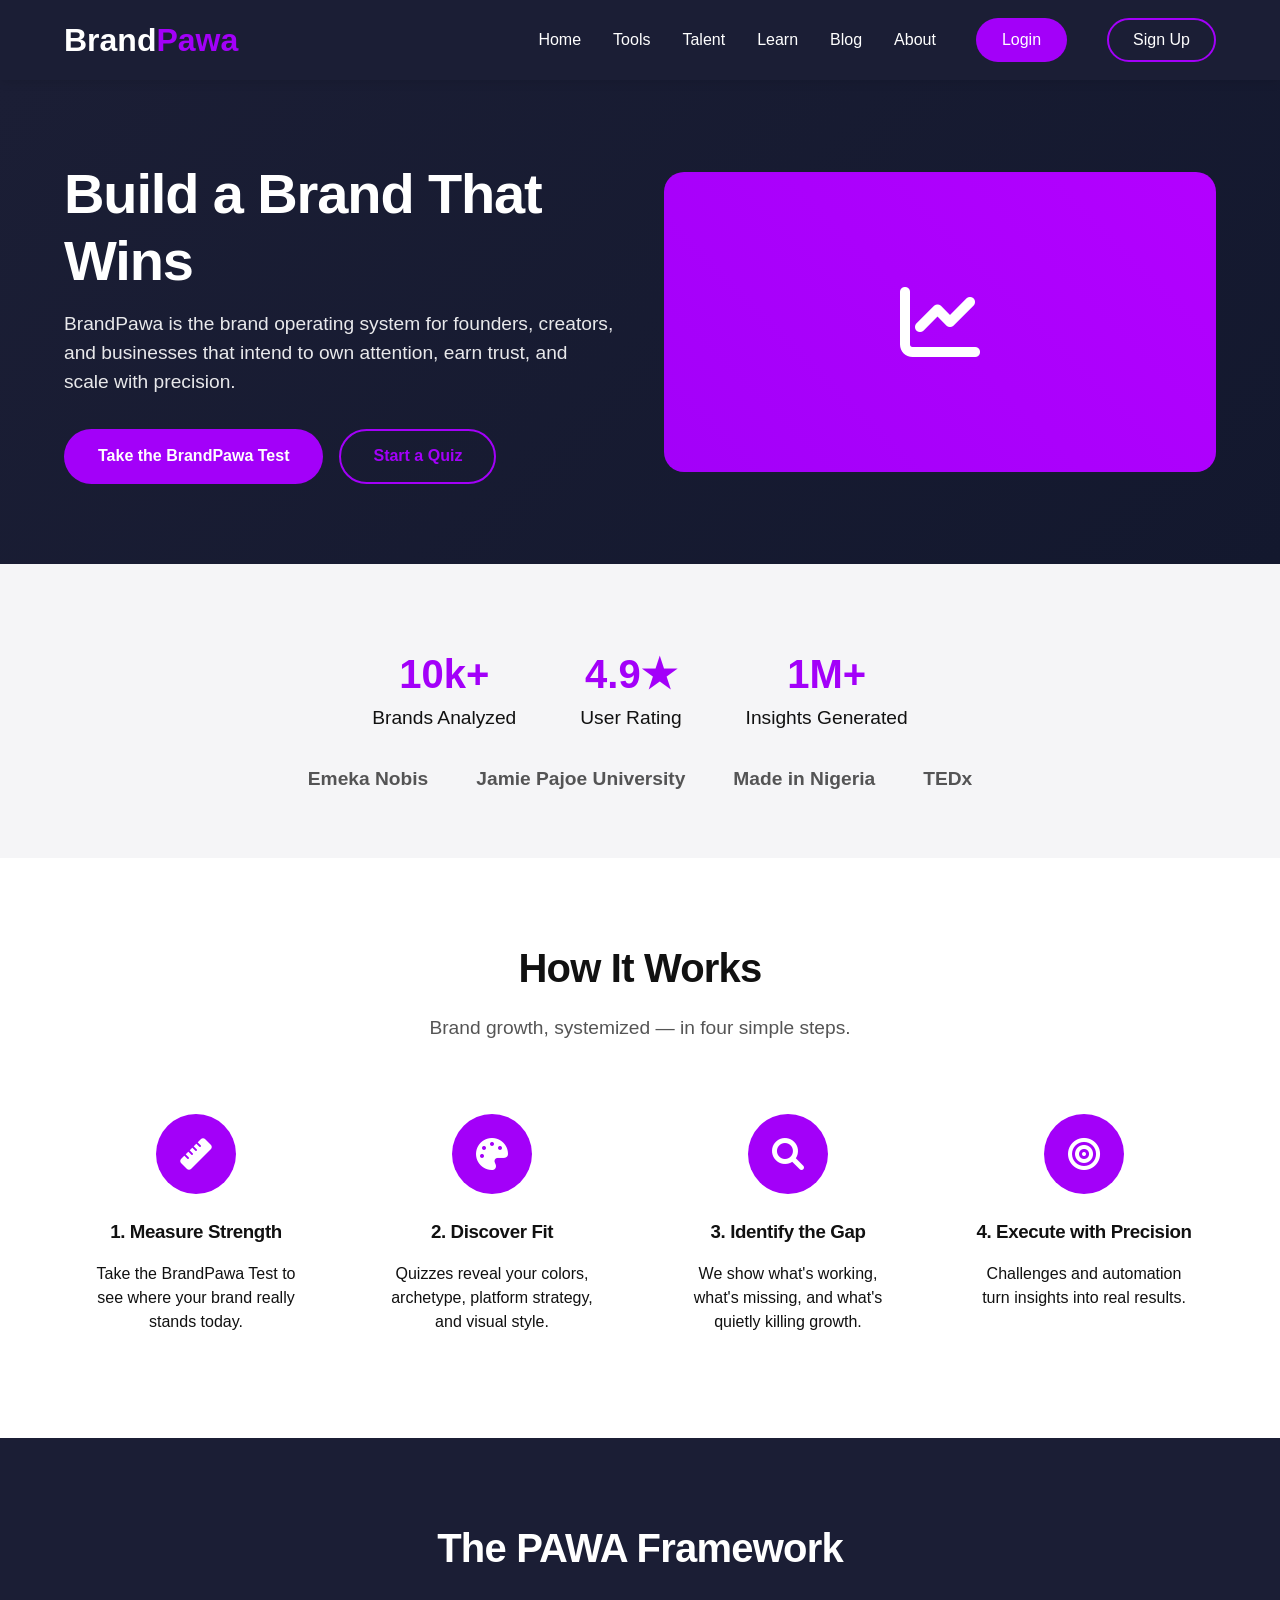
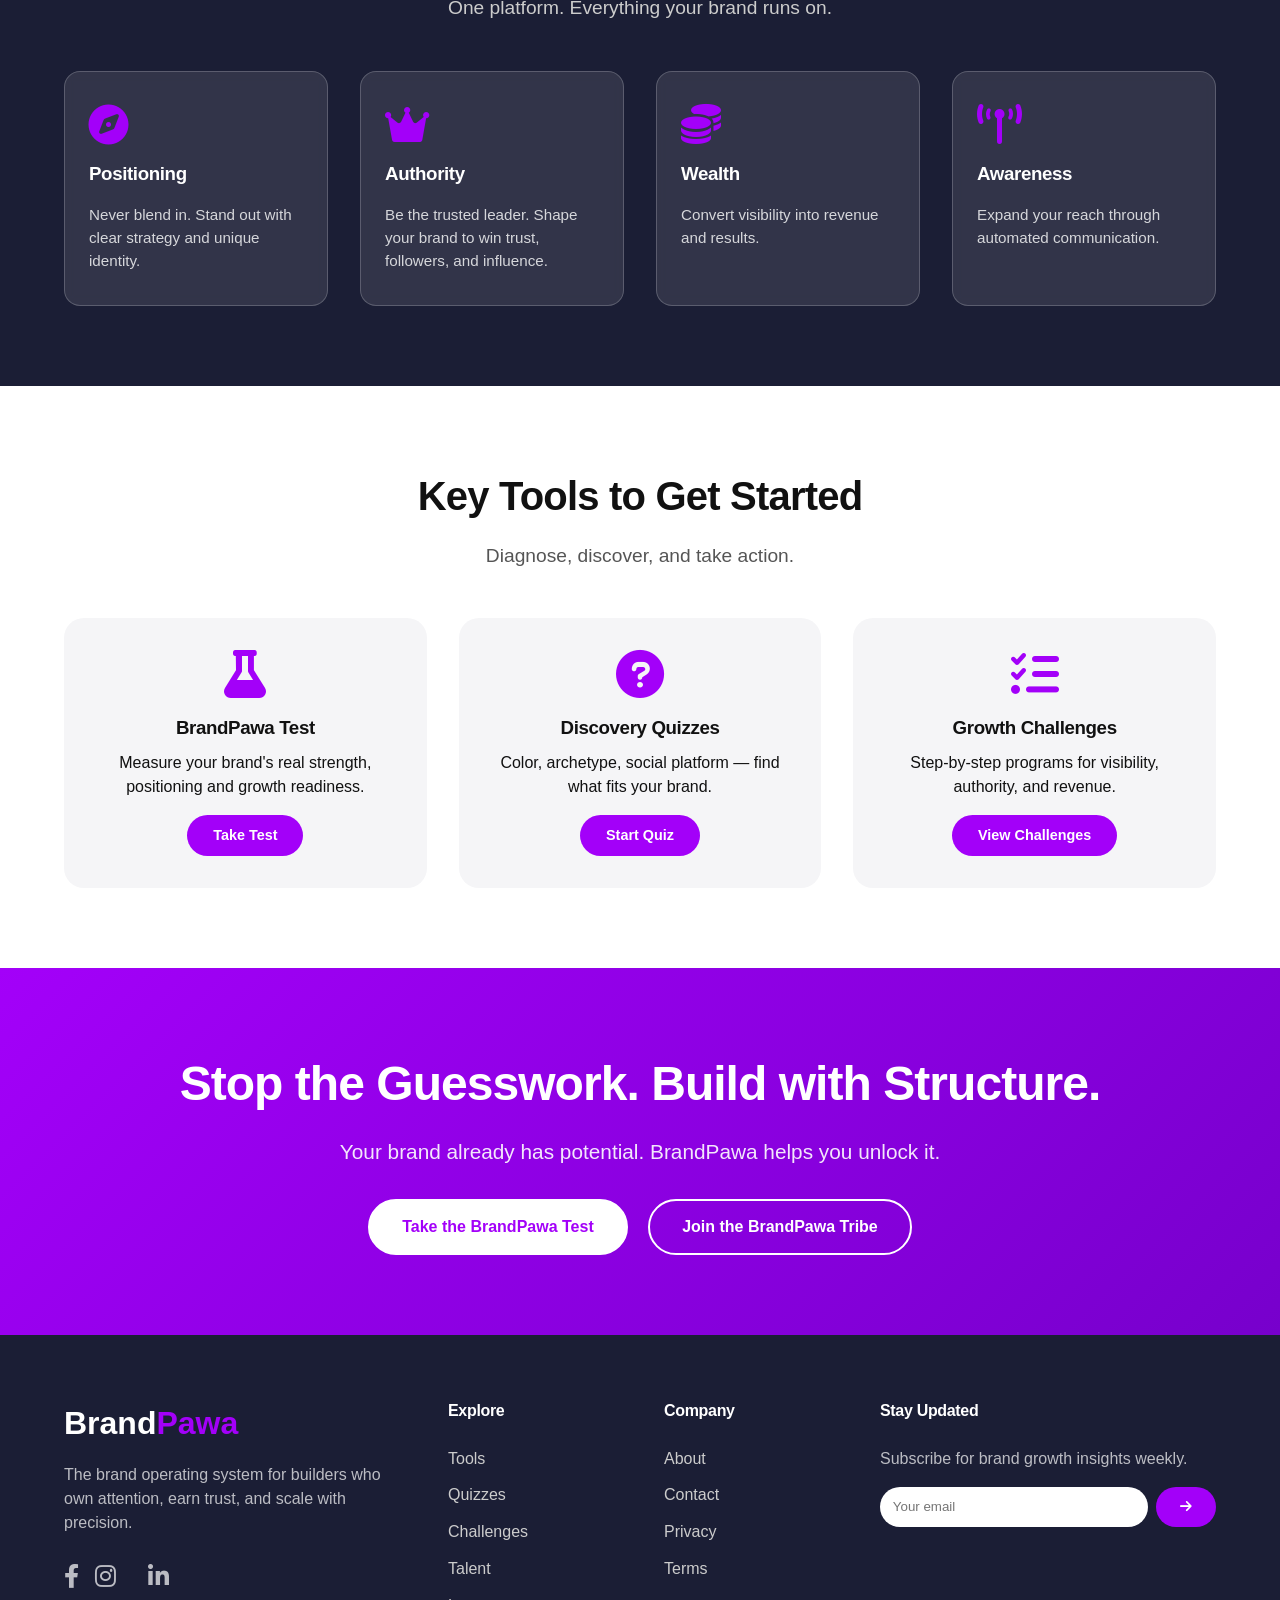
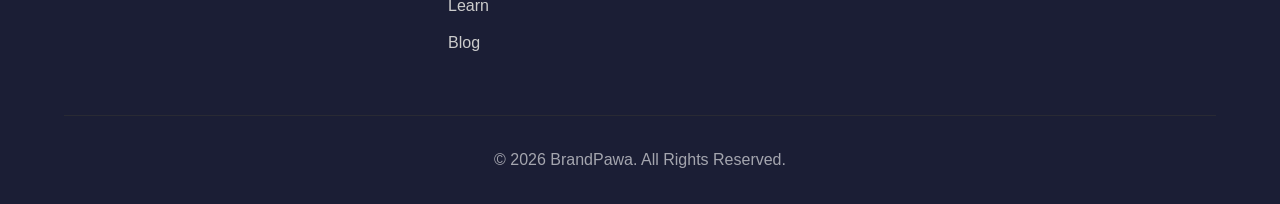
<file: index.html>
<!DOCTYPE html>
<html lang="en">
<head>
    <meta charset="UTF-8">
    <meta name="viewport" content="width=device-width, initial-scale=1.0">
    <title>BrandPawa – Your Brand Growth Partner</title>
    <!-- Font Awesome for vector icons -->
    <link rel="stylesheet" href="https://cdnjs.cloudflare.com/ajax/libs/font-awesome/6.0.0-beta3/css/all.min.css">
    <style>
        /* CSS Variables for Brand Colors */
        :root {
            --primary: #a300f9;
            --primary-dark: #7a00c4;
            --background: #1B1E35;
            --background-light: #252a45;
            --white: #ffffff;
            --gray-light: #f5f5f7;
            --gray: #e6e6e6;
            --text-dark: #111;
            --text-light: #f0f0f0;
        }

        * {
            margin: 0;
            padding: 0;
            box-sizing: border-box;
        }

        body {
            font-family: 'Avenir', -apple-system, BlinkMacSystemFont, 'Segoe UI', Roboto, Helvetica, Arial, sans-serif;
            color: var(--text-dark);
            line-height: 1.5;
            background-color: var(--white);
        }

        h1, h2, h3, h4 {
            font-family: 'Coolvetica', 'Avenir', sans-serif;
            font-weight: 600;
            letter-spacing: -0.02em;
        }

        /* Coolvetica fallback */
        @font-face {
            font-family: 'Coolvetica';
            src: local('Arial Black'), local('Helvetica Bold'), local('sans-serif');
            font-weight: bold;
            font-style: normal;
        }

        .container {
            width: 90%;
            max-width: 1200px;
            margin: 0 auto;
        }

        /* Buttons */
        .btn {
            display: inline-block;
            padding: 0.85rem 2rem;
            border-radius: 40px;
            font-weight: 600;
            text-decoration: none;
            transition: all 0.3s ease;
            font-size: 1rem;
            border: 2px solid transparent;
            cursor: pointer;
        }

        .btn-primary {
            background-color: var(--primary);
            color: var(--white);
        }

        .btn-primary:hover {
            background-color: var(--primary-dark);
            transform: translateY(-2px);
            box-shadow: 0 10px 20px rgba(163, 0, 249, 0.3);
        }

        .btn-secondary {
            background-color: transparent;
            color: var(--primary);
            border-color: var(--primary);
        }

        .btn-secondary:hover {
            background-color: var(--primary);
            color: var(--white);
        }

        /* Navigation */
        .navbar {
            background-color: var(--background);
            padding: 1rem 0;
            position: sticky;
            top: 0;
            z-index: 100;
            box-shadow: 0 2px 10px rgba(0,0,0,0.1);
        }

        .nav-container {
            display: flex;
            justify-content: space-between;
            align-items: center;
        }

        .logo a {
            font-family: 'Agency', 'Coolvetica', sans-serif;
            font-size: 2rem;
            font-weight: bold;
            color: var(--white);
            text-decoration: none;
        }
        .logo span {
            color: var(--primary);
        }

        .nav-menu {
            display: flex;
            list-style: none;
            gap: 2rem;
            align-items: center;
        }

        .nav-menu a {
            color: var(--white);
            text-decoration: none;
            font-weight: 500;
            transition: color 0.3s;
        }
        .nav-menu a:hover {
            color: var(--primary);
        }

        .nav-menu .btn {
            padding: 0.5rem 1.5rem;
            margin-left: 0.5rem;
        }

        .hamburger {
            display: none;
            font-size: 1.5rem;
            color: var(--white);
            cursor: pointer;
        }

        /* Hero Section */
        .hero {
            background: linear-gradient(135deg, var(--background) 0%, #13182e 100%);
            color: var(--white);
            padding: 5rem 0;
        }

        .hero .container {
            display: grid;
            grid-template-columns: 1fr 1fr;
            gap: 3rem;
            align-items: center;
        }

        .hero-content h1 {
            font-size: 3.5rem;
            line-height: 1.2;
            margin-bottom: 1rem;
        }

        .hero-content p {
            font-size: 1.2rem;
            margin-bottom: 2rem;
            opacity: 0.9;
        }

        .hero-buttons {
            display: flex;
            gap: 1rem;
            flex-wrap: wrap;
        }

        .hero-image {
            background-color: var(--primary);
            height: 300px;
            border-radius: 20px;
            display: flex;
            align-items: center;
            justify-content: center;
            color: var(--white);
            font-size: 2rem;
            text-align: center;
            background-image: linear-gradient(45deg, var(--primary) 0%, #b300ff 100%);
        }
        .hero-image i {
            font-size: 5rem;
        }

        /* Social Proof */
        .social-proof {
            padding: 3rem 0;
            background: var(--gray-light);
            text-align: center;
        }
        .stats {
            display: flex;
            justify-content: center;
            gap: 4rem;
            flex-wrap: wrap;
            margin-top: 2rem;
        }
        .stat-item {
            font-size: 1.2rem;
        }
        .stat-number {
            font-size: 2.5rem;
            font-weight: bold;
            color: var(--primary);
            display: block;
        }
        .trust-logos {
            display: flex;
            justify-content: center;
            gap: 3rem;
            flex-wrap: wrap;
            margin: 2rem 0 1rem;
            opacity: 0.7;
        }
        .trust-logos span {
            font-weight: 600;
            font-size: 1.2rem;
        }

        /* How It Works */
        .how-it-works {
            padding: 5rem 0;
            background: var(--white);
        }
        .section-title {
            text-align: center;
            font-size: 2.5rem;
            margin-bottom: 1rem;
        }
        .section-subtitle {
            text-align: center;
            font-size: 1.2rem;
            color: #555;
            margin-bottom: 3rem;
        }
        .steps {
            display: grid;
            grid-template-columns: repeat(4, 1fr);
            gap: 2rem;
        }
        .step {
            text-align: center;
            padding: 1.5rem;
        }
        .step-icon {
            width: 80px;
            height: 80px;
            background: var(--primary);
            color: white;
            border-radius: 50%;
            display: flex;
            align-items: center;
            justify-content: center;
            margin: 0 auto 1.5rem;
            font-size: 2rem;
        }
        .step h3 {
            margin-bottom: 1rem;
        }

        /* Features / PAWA */
        .features {
            padding: 5rem 0;
            background: var(--background);
            color: white;
        }
        .features-grid {
            display: grid;
            grid-template-columns: repeat(4, 1fr);
            gap: 2rem;
            margin-top: 3rem;
        }
        .feature-card {
            background: rgba(255,255,255,0.1);
            border-radius: 16px;
            padding: 2rem 1.5rem;
            backdrop-filter: blur(5px);
            border: 1px solid rgba(255,255,255,0.2);
            transition: transform 0.3s;
        }
        .feature-card:hover {
            transform: translateY(-5px);
            background: rgba(255,255,255,0.15);
        }
        .feature-card i {
            font-size: 2.5rem;
            color: var(--primary);
            margin-bottom: 1rem;
        }
        .feature-card h3 {
            margin-bottom: 1rem;
        }
        .feature-card p {
            opacity: 0.8;
            font-size: 0.95rem;
        }

        /* Tools Highlight */
        .tools {
            padding: 5rem 0;
            background: var(--white);
        }
        .tools-grid {
            display: grid;
            grid-template-columns: repeat(3, 1fr);
            gap: 2rem;
            margin-top: 3rem;
        }
        .tool-item {
            text-align: center;
            padding: 2rem;
            border-radius: 20px;
            background: var(--gray-light);
            transition: all 0.3s;
        }
        .tool-item:hover {
            box-shadow: 0 10px 30px rgba(0,0,0,0.1);
            background: white;
        }
        .tool-item i {
            font-size: 3rem;
            color: var(--primary);
            margin-bottom: 1rem;
        }
        .tool-item h3 {
            margin-bottom: 0.5rem;
        }
        .tool-item .btn-small {
            margin-top: 1rem;
            padding: 0.5rem 1.5rem;
            font-size: 0.9rem;
        }

        /* Final CTA */
        .final-cta {
            background: linear-gradient(135deg, var(--primary), #7700cc);
            color: white;
            padding: 5rem 0;
            text-align: center;
        }
        .final-cta h2 {
            font-size: 3rem;
            margin-bottom: 1rem;
        }
        .final-cta p {
            font-size: 1.3rem;
            margin-bottom: 2rem;
            opacity: 0.9;
        }
        .final-cta .btn {
            margin: 0 0.5rem;
        }
        .final-cta .btn-primary {
            background: white;
            color: var(--primary);
            border-color: white;
        }
        .final-cta .btn-primary:hover {
            background: transparent;
            color: white;
        }
        .final-cta .btn-secondary {
            border-color: white;
            color: white;
        }
        .final-cta .btn-secondary:hover {
            background: white;
            color: var(--primary);
        }

        /* Footer */
        footer {
            background: var(--background);
            color: white;
            padding: 4rem 0 2rem;
        }
        .footer-grid {
            display: grid;
            grid-template-columns: 2fr 1fr 1fr 2fr;
            gap: 3rem;
            margin-bottom: 3rem;
        }
        .footer-col p {
            margin: 1rem 0;
            opacity: 0.7;
        }
        .footer-col h4 {
            margin-bottom: 1.5rem;
        }
        .footer-links {
            list-style: none;
        }
        .footer-links li {
            margin-bottom: 0.8rem;
        }
        .footer-links a {
            color: #ccc;
            text-decoration: none;
            transition: color 0.3s;
        }
        .footer-links a:hover {
            color: var(--primary);
        }
        .newsletter-form {
            display: flex;
            gap: 0.5rem;
            margin: 1rem 0;
        }
        .newsletter-form input {
            flex: 1;
            padding: 0.8rem;
            border: none;
            border-radius: 30px;
            outline: none;
        }
        .newsletter-form button {
            background: var(--primary);
            border: none;
            color: white;
            padding: 0 1.5rem;
            border-radius: 30px;
            cursor: pointer;
        }
        .social-icons {
            display: flex;
            gap: 1rem;
            margin-top: 1.5rem;
        }
        .social-icons a {
            color: white;
            font-size: 1.5rem;
            opacity: 0.7;
            transition: opacity 0.3s;
        }
        .social-icons a:hover {
            opacity: 1;
            color: var(--primary);
        }
        .copyright {
            text-align: center;
            padding-top: 2rem;
            border-top: 1px solid #333;
            opacity: 0.6;
        }

        /* Responsive Design */
        @media (max-width: 1024px) {
            .steps, .features-grid, .tools-grid {
                grid-template-columns: repeat(2, 1fr);
            }
            .footer-grid {
                grid-template-columns: repeat(2, 1fr);
            }
        }

        @media (max-width: 768px) {
            .nav-menu {
                display: none;
                position: absolute;
                top: 70px;
                left: 0;
                width: 100%;
                background: var(--background);
                flex-direction: column;
                padding: 2rem;
                gap: 1.5rem;
                box-shadow: 0 10px 20px rgba(0,0,0,0.5);
            }
            .nav-menu.active {
                display: flex;
            }
            .hamburger {
                display: block;
            }
            .hero .container {
                grid-template-columns: 1fr;
                text-align: center;
            }
            .hero-buttons {
                justify-content: center;
            }
            .steps, .features-grid, .tools-grid {
                grid-template-columns: 1fr;
            }
            .footer-grid {
                grid-template-columns: 1fr;
                gap: 2rem;
            }
            .stats {
                gap: 2rem;
            }
            .stat-number {
                font-size: 2rem;
            }
        }

        @media (max-width: 480px) {
            .hero-content h1 {
                font-size: 2.5rem;
            }
            .btn {
                padding: 0.7rem 1.5rem;
            }
        }
    </style>
</head>
<body>
    <!-- Navigation -->
    <nav class="navbar">
        <div class="container nav-container">
            <div class="logo">
                <a href="index.html">Brand<span>Pawa</span></a>
            </div>
            <ul class="nav-menu" id="navMenu">
                <li><a href="index.html">Home</a></li>
                <li><a href="#tools">Tools</a></li>
                <li><a href="talent.html">Talent</a></li>
                <li><a href="learn.html">Learn</a></li>
                <li><a href="blog.html">Blog</a></li>
                <li><a href="about.html">About</a></li>
                <li><a href="auth.html" class="btn btn-primary">Login</a></li>
                <li><a href="auth.html?signup=true" class="btn btn-secondary">Sign Up</a></li>
            </ul>
            <div class="hamburger" id="hamburger">
                <i class="fas fa-bars"></i>
            </div>
        </div>
    </nav>

    <!-- Hero Section -->
    <section class="hero">
        <div class="container">
            <div class="hero-content">
                <h1>Build a Brand That Wins</h1>
                <p>BrandPawa is the brand operating system for founders, creators, and businesses that intend to own attention, earn trust, and scale with precision.</p>
                <div class="hero-buttons">
                    <a href="brand-test.html" class="btn btn-primary">Take the BrandPawa Test</a>
                    <a href="quizzes.html" class="btn btn-secondary">Start a Quiz</a>
                </div>
            </div>
            <div class="hero-image">
                <i class="fas fa-chart-line"></i>
            </div>
        </div>
    </section>

    <!-- Social Proof -->
    <section class="social-proof">
        <div class="container">
            <div class="stats">
                <div class="stat-item">
                    <span class="stat-number">10k+</span>
                    Brands Analyzed
                </div>
                <div class="stat-item">
                    <span class="stat-number">4.9★</span>
                    User Rating
                </div>
                <div class="stat-item">
                    <span class="stat-number">1M+</span>
                    Insights Generated
                </div>
            </div>
            <div class="trust-logos">
                <span>Emeka Nobis</span>
                <span>Jamie Pajoe University</span>
                <span>Made in Nigeria</span>
                <span>TEDx</span>
            </div>
        </div>
    </section>

    <!-- How It Works -->
    <section class="how-it-works">
        <div class="container">
            <h2 class="section-title">How It Works</h2>
            <p class="section-subtitle">Brand growth, systemized — in four simple steps.</p>
            <div class="steps">
                <div class="step">
                    <div class="step-icon"><i class="fas fa-ruler"></i></div>
                    <h3>1. Measure Strength</h3>
                    <p>Take the BrandPawa Test to see where your brand really stands today.</p>
                </div>
                <div class="step">
                    <div class="step-icon"><i class="fas fa-palette"></i></div>
                    <h3>2. Discover Fit</h3>
                    <p>Quizzes reveal your colors, archetype, platform strategy, and visual style.</p>
                </div>
                <div class="step">
                    <div class="step-icon"><i class="fas fa-search"></i></div>
                    <h3>3. Identify the Gap</h3>
                    <p>We show what's working, what's missing, and what's quietly killing growth.</p>
                </div>
                <div class="step">
                    <div class="step-icon"><i class="fas fa-bullseye"></i></div>
                    <h3>4. Execute with Precision</h3>
                    <p>Challenges and automation turn insights into real results.</p>
                </div>
            </div>
        </div>
    </section>

    <!-- Features / PAWA Framework -->
    <section class="features">
        <div class="container">
            <h2 class="section-title">The PAWA Framework</h2>
            <p class="section-subtitle" style="color: #ccc;">One platform. Everything your brand runs on.</p>
            <div class="features-grid">
                <div class="feature-card">
                    <i class="fas fa-compass"></i>
                    <h3>Positioning</h3>
                    <p>Never blend in. Stand out with clear strategy and unique identity.</p>
                </div>
                <div class="feature-card">
                    <i class="fas fa-crown"></i>
                    <h3>Authority</h3>
                    <p>Be the trusted leader. Shape your brand to win trust, followers, and influence.</p>
                </div>
                <div class="feature-card">
                    <i class="fas fa-coins"></i>
                    <h3>Wealth</h3>
                    <p>Convert visibility into revenue and results.</p>
                </div>
                <div class="feature-card">
                    <i class="fas fa-broadcast-tower"></i>
                    <h3>Awareness</h3>
                    <p>Expand your reach through automated communication.</p>
                </div>
            </div>
        </div>
    </section>

    <!-- Key Tools -->
    <section class="tools" id="tools">
        <div class="container">
            <h2 class="section-title">Key Tools to Get Started</h2>
            <p class="section-subtitle">Diagnose, discover, and take action.</p>
            <div class="tools-grid">
                <div class="tool-item">
                    <i class="fas fa-flask"></i>
                    <h3>BrandPawa Test</h3>
                    <p>Measure your brand's real strength, positioning and growth readiness.</p>
                    <a href="brand-test.html" class="btn btn-primary btn-small">Take Test</a>
                </div>
                <div class="tool-item">
                    <i class="fas fa-question-circle"></i>
                    <h3>Discovery Quizzes</h3>
                    <p>Color, archetype, social platform — find what fits your brand.</p>
                    <a href="quizzes.html" class="btn btn-primary btn-small">Start Quiz</a>
                </div>
                <div class="tool-item">
                    <i class="fas fa-tasks"></i>
                    <h3>Growth Challenges</h3>
                    <p>Step-by-step programs for visibility, authority, and revenue.</p>
                    <a href="challenges.html" class="btn btn-primary btn-small">View Challenges</a>
                </div>
            </div>
        </div>
    </section>

    <!-- Final Call to Action -->
    <section class="final-cta">
        <div class="container">
            <h2>Stop the Guesswork. Build with Structure.</h2>
            <p>Your brand already has potential. BrandPawa helps you unlock it.</p>
            <div>
                <a href="brand-test.html" class="btn btn-primary">Take the BrandPawa Test</a>
                <a href="auth.html?signup=true" class="btn btn-secondary">Join the BrandPawa Tribe</a>
            </div>
        </div>
    </section>

    <!-- Footer -->
    <footer>
        <div class="container">
            <div class="footer-grid">
                <div class="footer-col">
                    <div class="logo" style="margin-bottom: 1rem;">
                        <a href="index.html" style="color: white;">Brand<span style="color: var(--primary);">Pawa</span></a>
                    </div>
                    <p>The brand operating system for builders who own attention, earn trust, and scale with precision.</p>
                    <div class="social-icons">
                        <a href="#"><i class="fab fa-facebook-f"></i></a>
                        <a href="#"><i class="fab fa-instagram"></i></a>
                        <a href="#"><i class="fab fa-x-twitter"></i></a>
                        <a href="#"><i class="fab fa-linkedin-in"></i></a>
                    </div>
                </div>
                <div class="footer-col">
                    <h4>Explore</h4>
                    <ul class="footer-links">
                        <li><a href="tools.html">Tools</a></li>
                        <li><a href="quizzes.html">Quizzes</a></li>
                        <li><a href="challenges.html">Challenges</a></li>
                        <li><a href="talent.html">Talent</a></li>
                        <li><a href="learn.html">Learn</a></li>
                        <li><a href="blog.html">Blog</a></li>
                    </ul>
                </div>
                <div class="footer-col">
                    <h4>Company</h4>
                    <ul class="footer-links">
                        <li><a href="about.html">About</a></li>
                        <li><a href="contact.html">Contact</a></li>
                        <li><a href="privacy.html">Privacy</a></li>
                        <li><a href="terms.html">Terms</a></li>
                    </ul>
                </div>
                <div class="footer-col">
                    <h4>Stay Updated</h4>
                    <p>Subscribe for brand growth insights weekly.</p>
                    <form class="newsletter-form" id="newsletterForm">
                        <input type="email" placeholder="Your email" required>
                        <button type="submit"><i class="fas fa-arrow-right"></i></button>
                    </form>
                </div>
            </div>
            <div class="copyright">
                &copy; 2026 BrandPawa. All Rights Reserved.
            </div>
        </div>
    </footer>

    <!-- JavaScript for mobile menu toggle -->
    <script>
        const hamburger = document.getElementById('hamburger');
        const navMenu = document.getElementById('navMenu');

        hamburger.addEventListener('click', () => {
            navMenu.classList.toggle('active');
        });

        // Close menu when a link is clicked
        document.querySelectorAll('.nav-menu a').forEach(link => {
            link.addEventListener('click', () => {
                navMenu.classList.remove('active');
            });
        });

        // Newsletter form handler
        document.getElementById('newsletterForm').addEventListener('submit', function(e) {
            e.preventDefault();
            alert('Thanks for subscribing! We\'ll be in touch.');
            this.reset();
        });

        // Check URL parameters for signup
        const urlParams = new URLSearchParams(window.location.search);
        if (urlParams.get('signup') === 'true') {
            setTimeout(() => {
                window.location.href = '/auth.html?signup=true';
            }, 500);
        }
    </script>
</body>
</html>
</file>
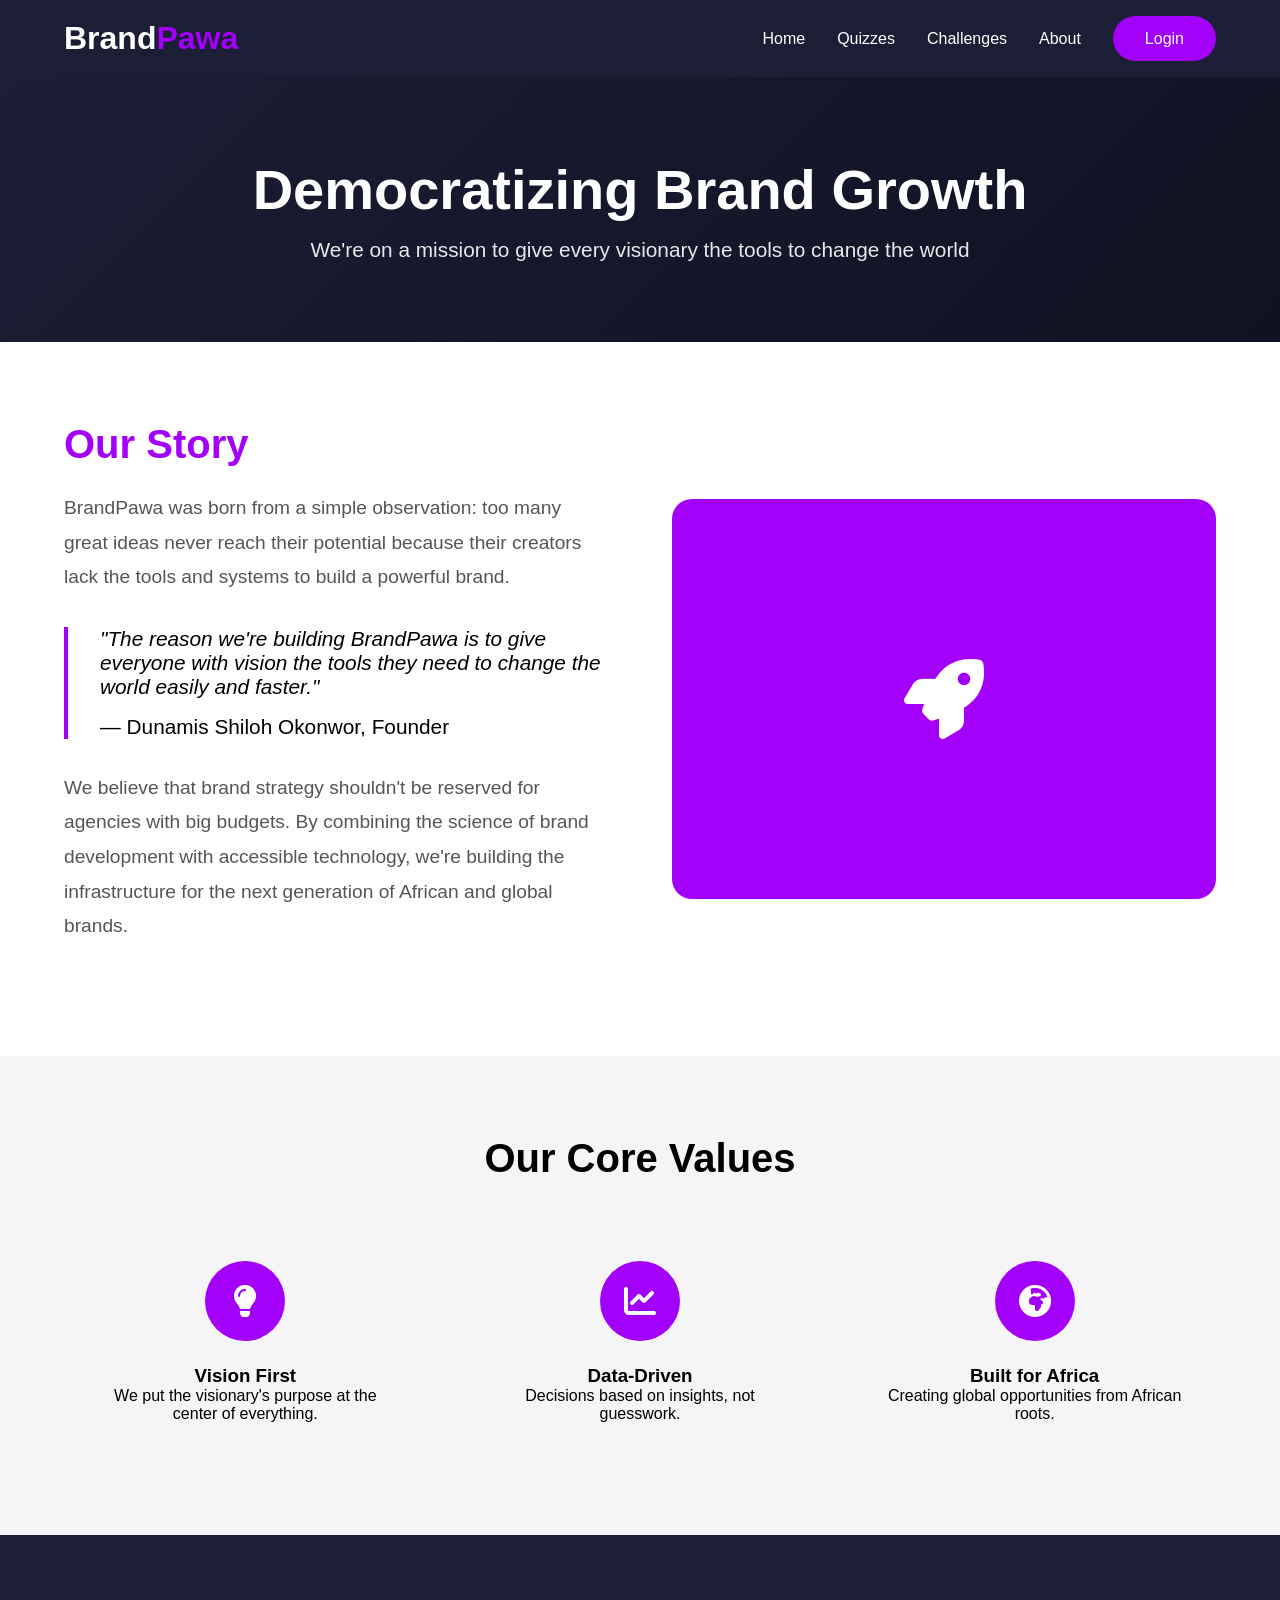
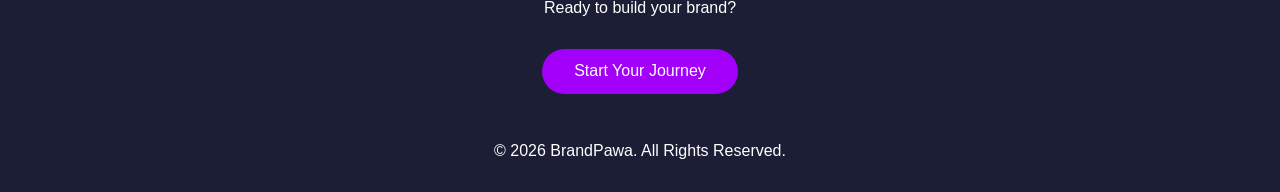
<file: about.html>
<!DOCTYPE html>
<html lang="en">
<head>
    <meta charset="UTF-8">
    <meta name="viewport" content="width=device-width, initial-scale=1.0">
    <title>About BrandPawa - Our Story & Mission</title>
    <link rel="stylesheet" href="https://cdnjs.cloudflare.com/ajax/libs/font-awesome/6.0.0-beta3/css/all.min.css">
    <style>
        /* Copy navigation and footer styles from previous pages */
        :root {
            --primary: #a300f9;
            --background: #1B1E35;
            --white: #ffffff;
        }

        * {
            margin: 0;
            padding: 0;
            box-sizing: border-box;
        }

        body {
            font-family: 'Avenir', sans-serif;
        }

        .container {
            width: 90%;
            max-width: 1200px;
            margin: 0 auto;
        }

        /* Navigation */
        .navbar {
            background-color: var(--background);
            padding: 1rem 0;
        }

        .nav-container {
            display: flex;
            justify-content: space-between;
            align-items: center;
        }

        .logo a {
            font-size: 2rem;
            font-weight: bold;
            color: var(--white);
            text-decoration: none;
        }
        .logo span {
            color: var(--primary);
        }

        .nav-menu {
            display: flex;
            list-style: none;
            gap: 2rem;
            align-items: center;
        }

        .nav-menu a {
            color: var(--white);
            text-decoration: none;
        }

        .btn {
            display: inline-block;
            padding: 0.85rem 2rem;
            border-radius: 40px;
            text-decoration: none;
        }

        .btn-primary {
            background: var(--primary);
            color: white;
        }

        /* About Hero */
        .about-hero {
            background: linear-gradient(135deg, var(--background) 0%, #0f1222 100%);
            color: white;
            padding: 5rem 0;
            text-align: center;
        }

        .about-hero h1 {
            font-size: 3.5rem;
            margin-bottom: 1rem;
        }

        .about-hero p {
            font-size: 1.3rem;
            max-width: 700px;
            margin: 0 auto;
            opacity: 0.9;
        }

        /* Mission Section */
        .mission {
            padding: 5rem 0;
            background: white;
        }

        .mission-grid {
            display: grid;
            grid-template-columns: 1fr 1fr;
            gap: 4rem;
            align-items: center;
        }

        .mission-content h2 {
            font-size: 2.5rem;
            margin-bottom: 1.5rem;
            color: var(--primary);
        }

        .mission-content p {
            font-size: 1.2rem;
            line-height: 1.8;
            color: #555;
            margin-bottom: 2rem;
        }

        .mission-quote {
            font-style: italic;
            font-size: 1.3rem;
            border-left: 4px solid var(--primary);
            padding-left: 2rem;
            margin: 2rem 0;
        }

        .mission-image {
            background: var(--primary);
            height: 400px;
            border-radius: 20px;
            display: flex;
            align-items: center;
            justify-content: center;
            color: white;
            font-size: 5rem;
        }

        /* Values */
        .values {
            padding: 5rem 0;
            background: #f5f5f7;
        }

        .values h2 {
            text-align: center;
            font-size: 2.5rem;
            margin-bottom: 3rem;
        }

        .values-grid {
            display: grid;
            grid-template-columns: repeat(3, 1fr);
            gap: 2rem;
        }

        .value-card {
            text-align: center;
            padding: 2rem;
        }

        .value-icon {
            width: 80px;
            height: 80px;
            background: var(--primary);
            border-radius: 50%;
            display: flex;
            align-items: center;
            justify-content: center;
            margin: 0 auto 1.5rem;
            color: white;
            font-size: 2rem;
        }

        footer {
            background: var(--background);
            color: white;
            padding: 4rem 0 2rem;
        }

        @media (max-width: 768px) {
            .mission-grid, .values-grid {
                grid-template-columns: 1fr;
            }
            .nav-menu {
                display: none;
            }
        }
    </style>
</head>
<body>
    <nav class="navbar">
        <div class="container nav-container">
            <div class="logo">
                <a href="index.html">Brand<span>Pawa</span></a>
            </div>
            <ul class="nav-menu">
                <li><a href="index.html">Home</a></li>
                <li><a href="quizzes.html">Quizzes</a></li>
                <li><a href="challenges.html">Challenges</a></li>
                <li><a href="about.html">About</a></li>
                <li><a href="auth.html" class="btn btn-primary">Login</a></li>
            </ul>
        </div>
    </nav>

    <section class="about-hero">
        <div class="container">
            <h1>Democratizing Brand Growth</h1>
            <p>We're on a mission to give every visionary the tools to change the world</p>
        </div>
    </section>

    <section class="mission">
        <div class="container">
            <div class="mission-grid">
                <div class="mission-content">
                    <h2>Our Story</h2>
                    <p>BrandPawa was born from a simple observation: too many great ideas never reach their potential because their creators lack the tools and systems to build a powerful brand.</p>
                    
                    <div class="mission-quote">
                        "The reason we're building BrandPawa is to give everyone with vision the tools they need to change the world easily and faster."
                        <div style="margin-top: 1rem; font-style: normal;">— Dunamis Shiloh Okonwor, Founder</div>
                    </div>
                    
                    <p>We believe that brand strategy shouldn't be reserved for agencies with big budgets. By combining the science of brand development with accessible technology, we're building the infrastructure for the next generation of African and global brands.</p>
                </div>
                <div class="mission-image">
                    <i class="fas fa-rocket"></i>
                </div>
            </div>
        </div>
    </section>

    <section class="values">
        <div class="container">
            <h2>Our Core Values</h2>
            <div class="values-grid">
                <div class="value-card">
                    <div class="value-icon"><i class="fas fa-lightbulb"></i></div>
                    <h3>Vision First</h3>
                    <p>We put the visionary's purpose at the center of everything.</p>
                </div>
                <div class="value-card">
                    <div class="value-icon"><i class="fas fa-chart-line"></i></div>
                    <h3>Data-Driven</h3>
                    <p>Decisions based on insights, not guesswork.</p>
                </div>
                <div class="value-card">
                    <div class="value-icon"><i class="fas fa-globe-africa"></i></div>
                    <h3>Built for Africa</h3>
                    <p>Creating global opportunities from African roots.</p>
                </div>
            </div>
        </div>
    </section>

    <footer>
        <div class="container">
            <div style="text-align: center;">
                <p style="margin-bottom: 2rem;">Ready to build your brand?</p>
                <a href="auth.html?signup=true" class="btn btn-primary">Start Your Journey</a>
            </div>
            <div class="copyright" style="text-align: center; margin-top: 3rem;">
                &copy; 2026 BrandPawa. All Rights Reserved.
            </div>
        </div>
    </footer>
</body>
</html>
</file>
